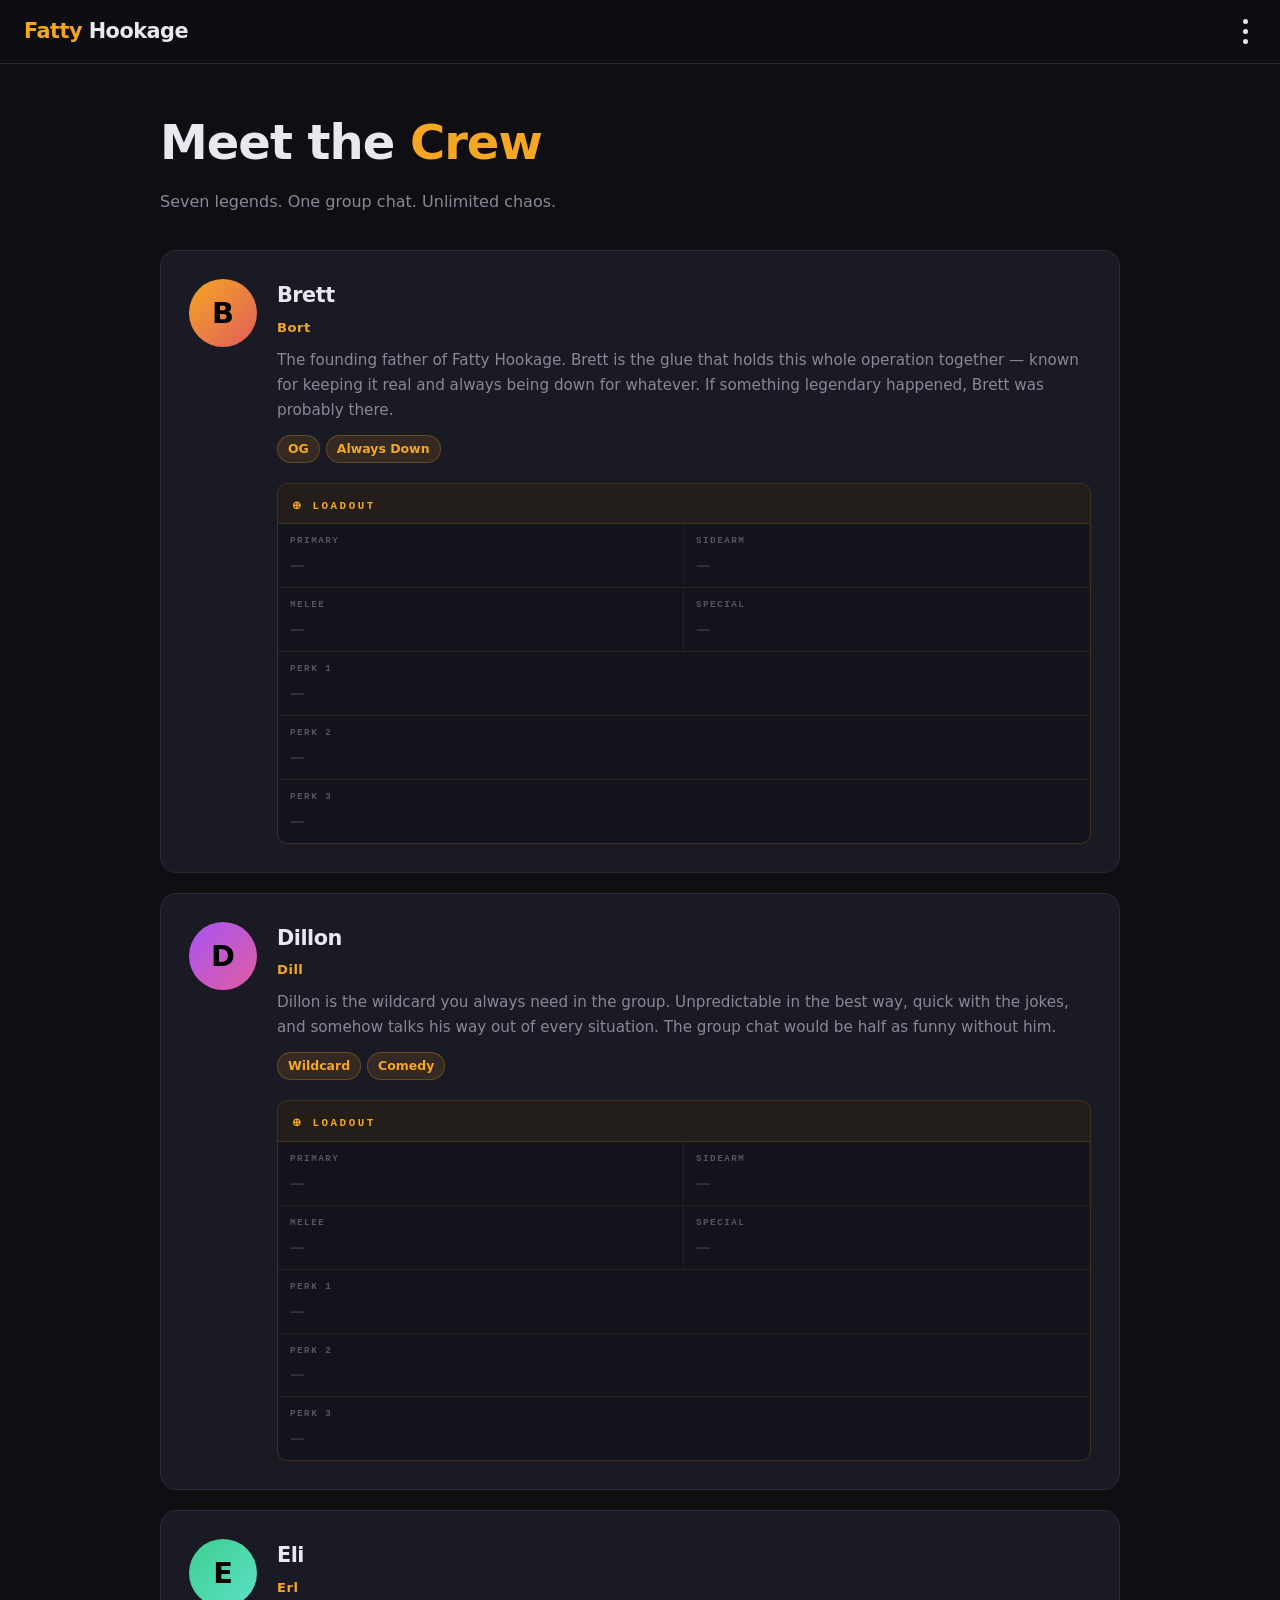
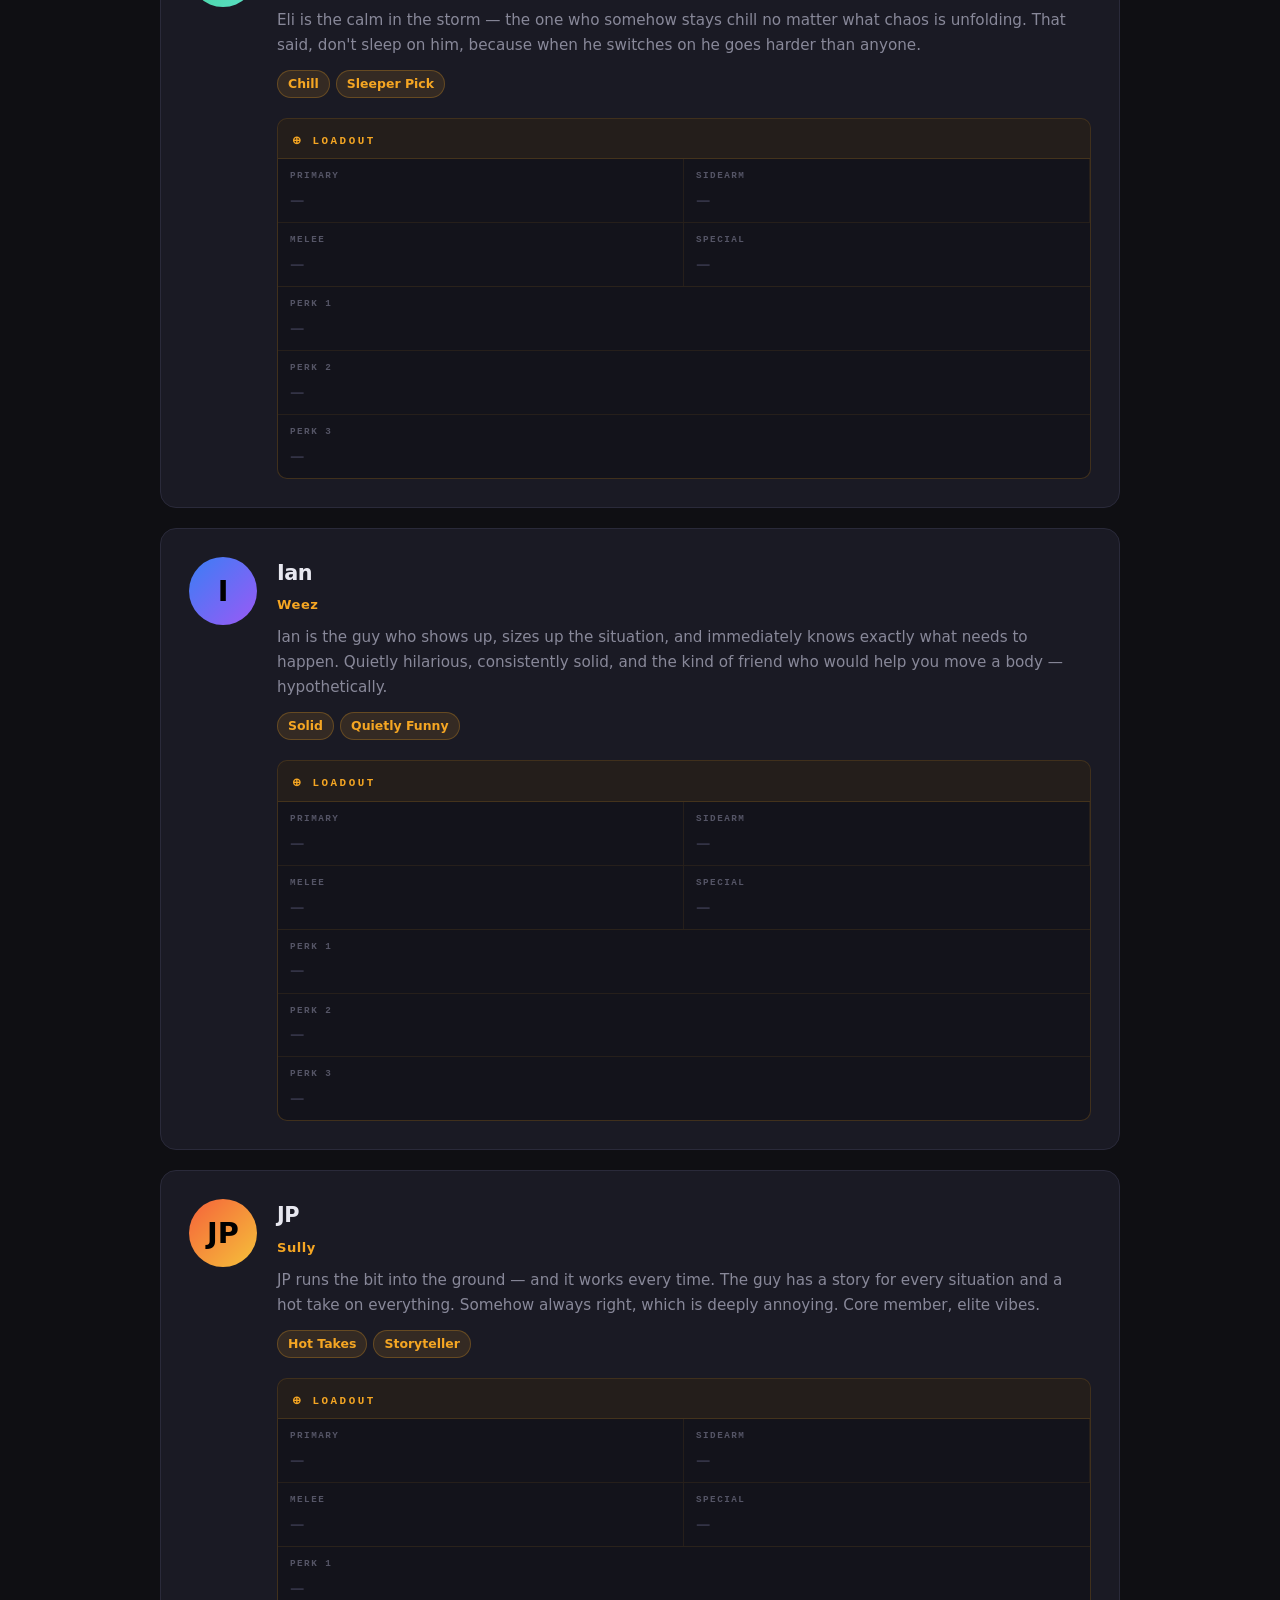
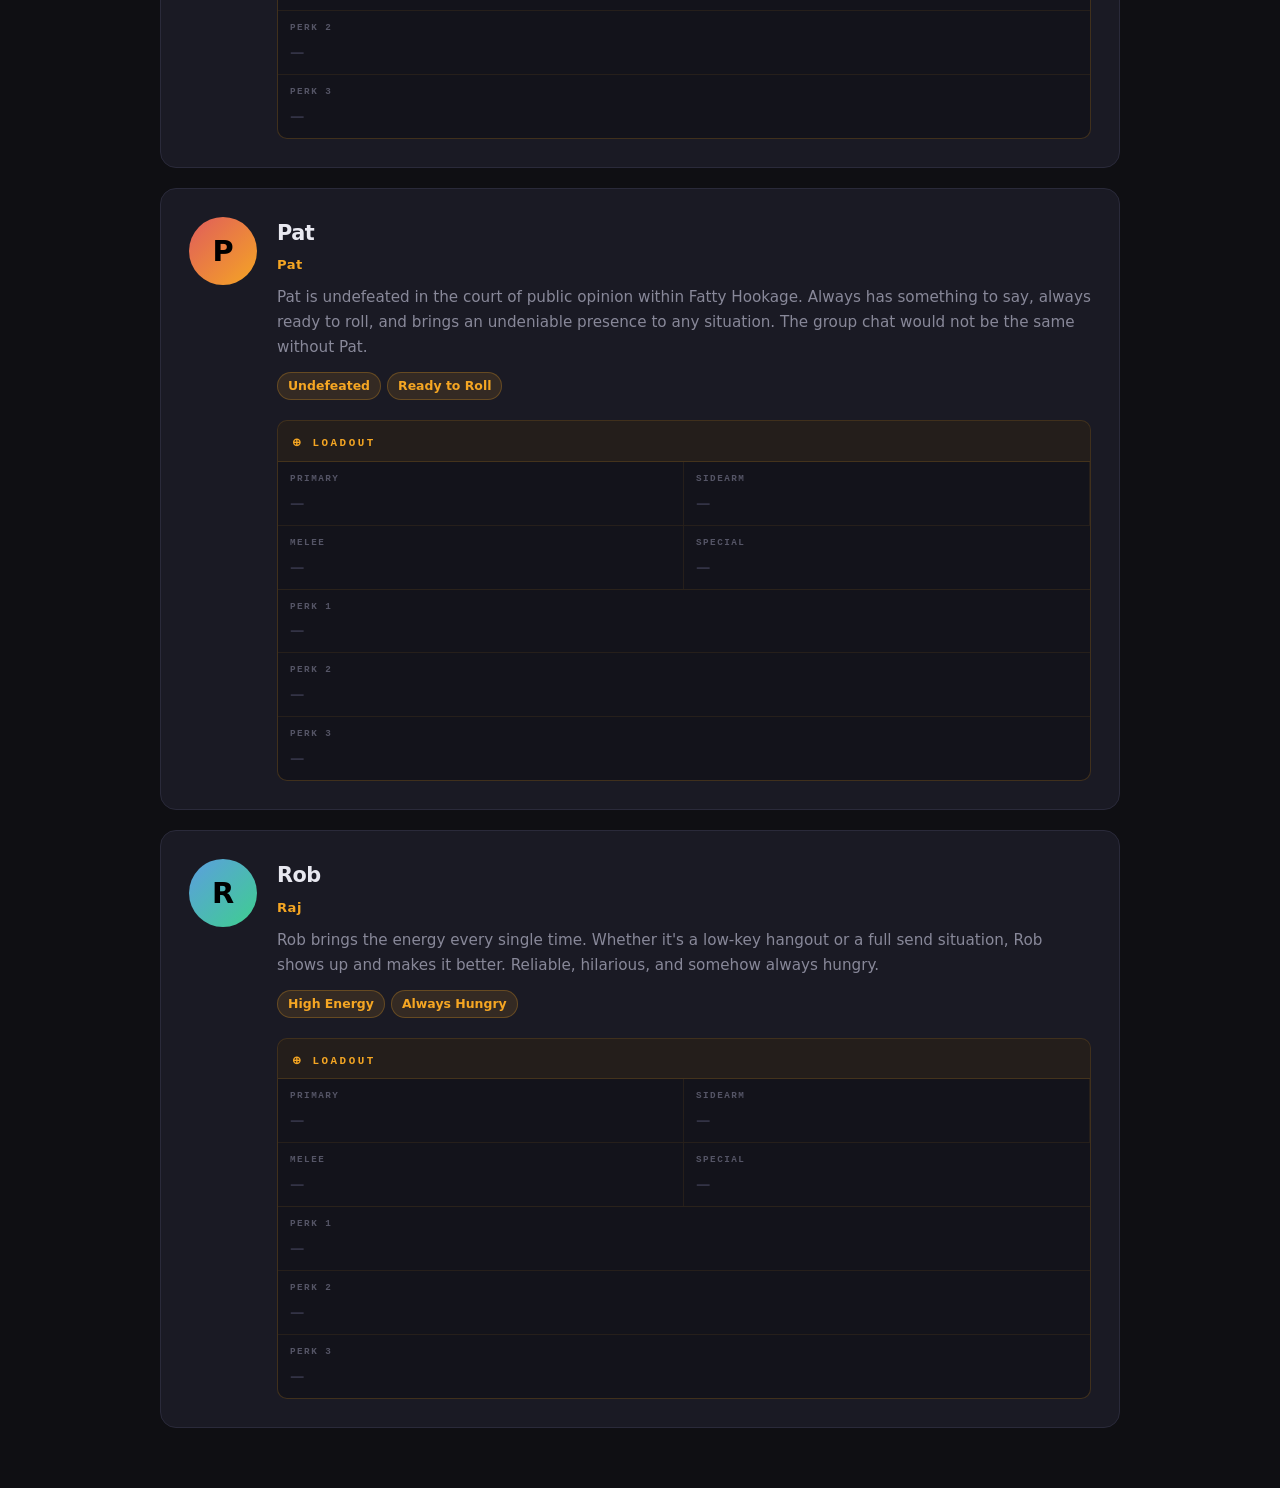
<file: bios.html>
<!DOCTYPE html>
<html lang="en">
<head>
  <meta charset="UTF-8" />
  <meta name="viewport" content="width=device-width, initial-scale=1.0" />
  <title>Bios – Fatty Hookage</title>
  <link rel="stylesheet" href="styles.css" />
</head>
<body>

  <!-- NAV -->
  <nav>
    <a class="nav-logo" href="index.html">Fatty <span>Hookage</span></a>
    <button class="menu-btn" id="menuBtn" aria-label="Open menu" aria-expanded="false">
      <span class="dot"></span>
      <span class="dot"></span>
      <span class="dot"></span>
    </button>
  </nav>

  <!-- DROPDOWN -->
  <div class="dropdown" id="dropdown">
    <a href="index.html">
      <span class="icon">🏠</span> Home
    </a>
    <a href="bios.html">
      <span class="icon">👥</span> Bios
    </a>
    <a href="photos.html">
      <span class="icon">📸</span> Photos
    </a>
  </div>

  <!-- CONTENT -->
  <div class="page">
    <div class="container">

      <div class="page-header">
        <h1>Meet the <span class="accent">Crew</span></h1>
        <p>Seven legends. One group chat. Unlimited chaos.</p>
      </div>

      <div class="bio-list">

        <!-- BRETT -->
        <div class="bio-card" id="brett">
          <div class="bio-avatar" style="background: linear-gradient(135deg, #f5a623, #e05c5c);">B</div>
          <div class="bio-info">
            <h2>Brett</h2>
            <div class="bio-nickname">Bort</div>
            <p class="bio-text">The founding father of Fatty Hookage. Brett is the glue that holds this whole operation together — known for keeping it real and always being down for whatever. If something legendary happened, Brett was probably there.</p>
            <div class="bio-tags">
              <span class="tag">OG</span>
              <span class="tag">Always Down</span>
            </div>
            <div class="loadout">
              <div class="loadout-header">
                <span class="loadout-title">⊕ Loadout</span>
              </div>
              <div class="loadout-weapons">
                <div class="loadout-slot">
                  <div class="slot-label">Primary</div>
                  <div class="slot-value empty">—</div>
                </div>
                <div class="loadout-slot">
                  <div class="slot-label">Sidearm</div>
                  <div class="slot-value empty">—</div>
                </div>
                <div class="loadout-slot">
                  <div class="slot-label">Melee</div>
                  <div class="slot-value empty">—</div>
                </div>
                <div class="loadout-slot">
                  <div class="slot-label">Special</div>
                  <div class="slot-value empty">—</div>
                </div>
              </div>
              <div class="loadout-perks">
                <div class="loadout-slot">
                  <div class="slot-label">Perk 1</div>
                  <div class="slot-value empty">—</div>
                </div>
                <div class="loadout-slot">
                  <div class="slot-label">Perk 2</div>
                  <div class="slot-value empty">—</div>
                </div>
                <div class="loadout-slot">
                  <div class="slot-label">Perk 3</div>
                  <div class="slot-value empty">—</div>
                </div>
              </div>
            </div>
          </div>
        </div>

        <!-- DILLON -->
        <div class="bio-card" id="dillon">
          <div class="bio-avatar" style="background: linear-gradient(135deg, #a855f7, #e05c9e);">D</div>
          <div class="bio-info">
            <h2>Dillon</h2>
            <div class="bio-nickname">Dill</div>
            <p class="bio-text">Dillon is the wildcard you always need in the group. Unpredictable in the best way, quick with the jokes, and somehow talks his way out of every situation. The group chat would be half as funny without him.</p>
            <div class="bio-tags">
              <span class="tag">Wildcard</span>
              <span class="tag">Comedy</span>
            </div>
            <div class="loadout">
              <div class="loadout-header">
                <span class="loadout-title">⊕ Loadout</span>
              </div>
              <div class="loadout-weapons">
                <div class="loadout-slot">
                  <div class="slot-label">Primary</div>
                  <div class="slot-value empty">—</div>
                </div>
                <div class="loadout-slot">
                  <div class="slot-label">Sidearm</div>
                  <div class="slot-value empty">—</div>
                </div>
                <div class="loadout-slot">
                  <div class="slot-label">Melee</div>
                  <div class="slot-value empty">—</div>
                </div>
                <div class="loadout-slot">
                  <div class="slot-label">Special</div>
                  <div class="slot-value empty">—</div>
                </div>
              </div>
              <div class="loadout-perks">
                <div class="loadout-slot">
                  <div class="slot-label">Perk 1</div>
                  <div class="slot-value empty">—</div>
                </div>
                <div class="loadout-slot">
                  <div class="slot-label">Perk 2</div>
                  <div class="slot-value empty">—</div>
                </div>
                <div class="loadout-slot">
                  <div class="slot-label">Perk 3</div>
                  <div class="slot-value empty">—</div>
                </div>
              </div>
            </div>
          </div>
        </div>

        <!-- ELI -->
        <div class="bio-card" id="eli">
          <div class="bio-avatar" style="background: linear-gradient(135deg, #3ecf8e, #5ce0c8);">E</div>
          <div class="bio-info">
            <h2>Eli</h2>
            <div class="bio-nickname">Erl</div>
            <p class="bio-text">Eli is the calm in the storm — the one who somehow stays chill no matter what chaos is unfolding. That said, don't sleep on him, because when he switches on he goes harder than anyone.</p>
            <div class="bio-tags">
              <span class="tag">Chill</span>
              <span class="tag">Sleeper Pick</span>
            </div>
            <div class="loadout">
              <div class="loadout-header">
                <span class="loadout-title">⊕ Loadout</span>
              </div>
              <div class="loadout-weapons">
                <div class="loadout-slot">
                  <div class="slot-label">Primary</div>
                  <div class="slot-value empty">—</div>
                </div>
                <div class="loadout-slot">
                  <div class="slot-label">Sidearm</div>
                  <div class="slot-value empty">—</div>
                </div>
                <div class="loadout-slot">
                  <div class="slot-label">Melee</div>
                  <div class="slot-value empty">—</div>
                </div>
                <div class="loadout-slot">
                  <div class="slot-label">Special</div>
                  <div class="slot-value empty">—</div>
                </div>
              </div>
              <div class="loadout-perks">
                <div class="loadout-slot">
                  <div class="slot-label">Perk 1</div>
                  <div class="slot-value empty">—</div>
                </div>
                <div class="loadout-slot">
                  <div class="slot-label">Perk 2</div>
                  <div class="slot-value empty">—</div>
                </div>
                <div class="loadout-slot">
                  <div class="slot-label">Perk 3</div>
                  <div class="slot-value empty">—</div>
                </div>
              </div>
            </div>
          </div>
        </div>

        <!-- IAN -->
        <div class="bio-card" id="ian">
          <div class="bio-avatar" style="background: linear-gradient(135deg, #3a7ef5, #9b59f5);">I</div>
          <div class="bio-info">
            <h2>Ian</h2>
            <div class="bio-nickname">Weez</div>
            <p class="bio-text">Ian is the guy who shows up, sizes up the situation, and immediately knows exactly what needs to happen. Quietly hilarious, consistently solid, and the kind of friend who would help you move a body — hypothetically.</p>
            <div class="bio-tags">
              <span class="tag">Solid</span>
              <span class="tag">Quietly Funny</span>
            </div>
            <div class="loadout">
              <div class="loadout-header">
                <span class="loadout-title">⊕ Loadout</span>
              </div>
              <div class="loadout-weapons">
                <div class="loadout-slot">
                  <div class="slot-label">Primary</div>
                  <div class="slot-value empty">—</div>
                </div>
                <div class="loadout-slot">
                  <div class="slot-label">Sidearm</div>
                  <div class="slot-value empty">—</div>
                </div>
                <div class="loadout-slot">
                  <div class="slot-label">Melee</div>
                  <div class="slot-value empty">—</div>
                </div>
                <div class="loadout-slot">
                  <div class="slot-label">Special</div>
                  <div class="slot-value empty">—</div>
                </div>
              </div>
              <div class="loadout-perks">
                <div class="loadout-slot">
                  <div class="slot-label">Perk 1</div>
                  <div class="slot-value empty">—</div>
                </div>
                <div class="loadout-slot">
                  <div class="slot-label">Perk 2</div>
                  <div class="slot-value empty">—</div>
                </div>
                <div class="loadout-slot">
                  <div class="slot-label">Perk 3</div>
                  <div class="slot-value empty">—</div>
                </div>
              </div>
            </div>
          </div>
        </div>

        <!-- JP -->
        <div class="bio-card" id="jp">
          <div class="bio-avatar" style="background: linear-gradient(135deg, #f5623a, #f5c23a);">JP</div>
          <div class="bio-info">
            <h2>JP</h2>
            <div class="bio-nickname">Sully</div>
            <p class="bio-text">JP runs the bit into the ground — and it works every time. The guy has a story for every situation and a hot take on everything. Somehow always right, which is deeply annoying. Core member, elite vibes.</p>
            <div class="bio-tags">
              <span class="tag">Hot Takes</span>
              <span class="tag">Storyteller</span>
            </div>
            <div class="loadout">
              <div class="loadout-header">
                <span class="loadout-title">⊕ Loadout</span>
              </div>
              <div class="loadout-weapons">
                <div class="loadout-slot">
                  <div class="slot-label">Primary</div>
                  <div class="slot-value empty">—</div>
                </div>
                <div class="loadout-slot">
                  <div class="slot-label">Sidearm</div>
                  <div class="slot-value empty">—</div>
                </div>
                <div class="loadout-slot">
                  <div class="slot-label">Melee</div>
                  <div class="slot-value empty">—</div>
                </div>
                <div class="loadout-slot">
                  <div class="slot-label">Special</div>
                  <div class="slot-value empty">—</div>
                </div>
              </div>
              <div class="loadout-perks">
                <div class="loadout-slot">
                  <div class="slot-label">Perk 1</div>
                  <div class="slot-value empty">—</div>
                </div>
                <div class="loadout-slot">
                  <div class="slot-label">Perk 2</div>
                  <div class="slot-value empty">—</div>
                </div>
                <div class="loadout-slot">
                  <div class="slot-label">Perk 3</div>
                  <div class="slot-value empty">—</div>
                </div>
              </div>
            </div>
          </div>
        </div>

        <!-- PAT -->
        <div class="bio-card" id="pat">
          <div class="bio-avatar" style="background: linear-gradient(135deg, #e05c5c, #f5a623);">P</div>
          <div class="bio-info">
            <h2>Pat</h2>
            <div class="bio-nickname">Pat</div>
            <p class="bio-text">Pat is undefeated in the court of public opinion within Fatty Hookage. Always has something to say, always ready to roll, and brings an undeniable presence to any situation. The group chat would not be the same without Pat.</p>
            <div class="bio-tags">
              <span class="tag">Undefeated</span>
              <span class="tag">Ready to Roll</span>
            </div>
            <div class="loadout">
              <div class="loadout-header">
                <span class="loadout-title">⊕ Loadout</span>
              </div>
              <div class="loadout-weapons">
                <div class="loadout-slot">
                  <div class="slot-label">Primary</div>
                  <div class="slot-value empty">—</div>
                </div>
                <div class="loadout-slot">
                  <div class="slot-label">Sidearm</div>
                  <div class="slot-value empty">—</div>
                </div>
                <div class="loadout-slot">
                  <div class="slot-label">Melee</div>
                  <div class="slot-value empty">—</div>
                </div>
                <div class="loadout-slot">
                  <div class="slot-label">Special</div>
                  <div class="slot-value empty">—</div>
                </div>
              </div>
              <div class="loadout-perks">
                <div class="loadout-slot">
                  <div class="slot-label">Perk 1</div>
                  <div class="slot-value empty">—</div>
                </div>
                <div class="loadout-slot">
                  <div class="slot-label">Perk 2</div>
                  <div class="slot-value empty">—</div>
                </div>
                <div class="loadout-slot">
                  <div class="slot-label">Perk 3</div>
                  <div class="slot-value empty">—</div>
                </div>
              </div>
            </div>
          </div>
        </div>

        <!-- ROB -->
        <div class="bio-card" id="rob">
          <div class="bio-avatar" style="background: linear-gradient(135deg, #5c9ee0, #3ecf8e);">R</div>
          <div class="bio-info">
            <h2>Rob</h2>
            <div class="bio-nickname">Raj</div>
            <p class="bio-text">Rob brings the energy every single time. Whether it's a low-key hangout or a full send situation, Rob shows up and makes it better. Reliable, hilarious, and somehow always hungry.</p>
            <div class="bio-tags">
              <span class="tag">High Energy</span>
              <span class="tag">Always Hungry</span>
            </div>
            <div class="loadout">
              <div class="loadout-header">
                <span class="loadout-title">⊕ Loadout</span>
              </div>
              <div class="loadout-weapons">
                <div class="loadout-slot">
                  <div class="slot-label">Primary</div>
                  <div class="slot-value empty">—</div>
                </div>
                <div class="loadout-slot">
                  <div class="slot-label">Sidearm</div>
                  <div class="slot-value empty">—</div>
                </div>
                <div class="loadout-slot">
                  <div class="slot-label">Melee</div>
                  <div class="slot-value empty">—</div>
                </div>
                <div class="loadout-slot">
                  <div class="slot-label">Special</div>
                  <div class="slot-value empty">—</div>
                </div>
              </div>
              <div class="loadout-perks">
                <div class="loadout-slot">
                  <div class="slot-label">Perk 1</div>
                  <div class="slot-value empty">—</div>
                </div>
                <div class="loadout-slot">
                  <div class="slot-label">Perk 2</div>
                  <div class="slot-value empty">—</div>
                </div>
                <div class="loadout-slot">
                  <div class="slot-label">Perk 3</div>
                  <div class="slot-value empty">—</div>
                </div>
              </div>
            </div>
          </div>
        </div>

      </div>
    </div>
  </div>

  <script src="script.js"></script>
</body>
</html>
</file>
<file: styles.css>
* {
  margin: 0;
  padding: 0;
  box-sizing: border-box;
}

:root {
  --bg: #0f0f13;
  --bg-card: #1a1a24;
  --bg-card-hover: #22222f;
  --accent: #f5a623;
  --accent2: #e05c5c;
  --text: #e8e8f0;
  --text-muted: #888899;
  --border: #2a2a3a;
  --nav-height: 64px;
}

body {
  background: var(--bg);
  color: var(--text);
  font-family: 'Segoe UI', system-ui, -apple-system, sans-serif;
  min-height: 100vh;
  line-height: 1.6;
}

/* ── NAV ── */
nav {
  position: fixed;
  top: 0;
  left: 0;
  right: 0;
  height: var(--nav-height);
  background: rgba(15, 15, 19, 0.92);
  backdrop-filter: blur(12px);
  border-bottom: 1px solid var(--border);
  display: flex;
  align-items: center;
  justify-content: space-between;
  padding: 0 24px;
  z-index: 1000;
}

.nav-logo {
  font-size: 1.3rem;
  font-weight: 800;
  letter-spacing: -0.5px;
  color: var(--accent);
  text-decoration: none;
}

.nav-logo span {
  color: var(--text);
}

/* 3-dot menu button */
.menu-btn {
  background: none;
  border: none;
  cursor: pointer;
  padding: 8px;
  border-radius: 8px;
  display: flex;
  flex-direction: column;
  gap: 5px;
  transition: background 0.2s;
  position: relative;
}

.menu-btn:hover {
  background: var(--bg-card);
}

.menu-btn .dot {
  width: 5px;
  height: 5px;
  border-radius: 50%;
  background: var(--text);
  transition: background 0.2s;
}

.menu-btn:hover .dot,
.menu-btn.open .dot {
  background: var(--accent);
}

/* Dropdown */
.dropdown {
  position: absolute;
  top: calc(var(--nav-height) + 8px);
  right: 16px;
  background: var(--bg-card);
  border: 1px solid var(--border);
  border-radius: 12px;
  padding: 8px;
  min-width: 180px;
  box-shadow: 0 8px 32px rgba(0, 0, 0, 0.5);
  opacity: 0;
  transform: translateY(-8px);
  pointer-events: none;
  transition: opacity 0.2s, transform 0.2s;
  z-index: 1001;
}

.dropdown.open {
  opacity: 1;
  transform: translateY(0);
  pointer-events: all;
}

.dropdown a {
  display: flex;
  align-items: center;
  gap: 10px;
  padding: 10px 14px;
  border-radius: 8px;
  color: var(--text);
  text-decoration: none;
  font-size: 0.95rem;
  font-weight: 500;
  transition: background 0.15s, color 0.15s;
}

.dropdown a:hover {
  background: var(--bg-card-hover);
  color: var(--accent);
}

.dropdown a.active {
  color: var(--accent);
  background: rgba(245, 166, 35, 0.1);
}

.dropdown .icon {
  font-size: 1.1rem;
  width: 22px;
  text-align: center;
}

/* ── PAGE WRAPPER ── */
.page {
  padding-top: calc(var(--nav-height) + 40px);
  padding-bottom: 60px;
  min-height: 100vh;
}

.container {
  max-width: 1000px;
  margin: 0 auto;
  padding: 0 20px;
}

/* ── HERO ── */
.hero {
  text-align: center;
  padding: 60px 20px 40px;
}

.hero-badge {
  display: inline-block;
  background: rgba(245, 166, 35, 0.15);
  color: var(--accent);
  border: 1px solid rgba(245, 166, 35, 0.3);
  padding: 4px 14px;
  border-radius: 20px;
  font-size: 0.8rem;
  font-weight: 600;
  letter-spacing: 1px;
  text-transform: uppercase;
  margin-bottom: 20px;
}

.hero h1 {
  font-size: clamp(2.4rem, 7vw, 4.5rem);
  font-weight: 900;
  letter-spacing: -2px;
  line-height: 1.05;
  margin-bottom: 16px;
}

.hero h1 .accent {
  color: var(--accent);
}

.hero p {
  font-size: 1.1rem;
  color: var(--text-muted);
  max-width: 480px;
  margin: 0 auto 32px;
}

.hero-links {
  display: flex;
  gap: 12px;
  justify-content: center;
  flex-wrap: wrap;
}

.btn {
  padding: 12px 24px;
  border-radius: 10px;
  font-size: 0.95rem;
  font-weight: 600;
  text-decoration: none;
  transition: all 0.2s;
  display: inline-flex;
  align-items: center;
  gap: 8px;
}

.btn-primary {
  background: var(--accent);
  color: #000;
}

.btn-primary:hover {
  background: #ffb83d;
  transform: translateY(-1px);
}

.btn-secondary {
  background: var(--bg-card);
  color: var(--text);
  border: 1px solid var(--border);
}

.btn-secondary:hover {
  background: var(--bg-card-hover);
  border-color: var(--accent);
  color: var(--accent);
  transform: translateY(-1px);
}

/* ── MEMBER GRID (home page) ── */
.section-title {
  font-size: 1.4rem;
  font-weight: 700;
  margin-bottom: 24px;
  letter-spacing: -0.5px;
}

.section-title span {
  color: var(--accent);
}

.members-grid {
  display: flex;
  flex-wrap: wrap;
  justify-content: center;
  gap: 14px;
  margin-bottom: 48px;
}

.member-chip {
  width: 130px;
  background: var(--bg-card);
  border: 1px solid var(--border);
  border-radius: 12px;
  padding: 20px 12px;
  text-align: center;
  text-decoration: none;
  color: var(--text);
  transition: all 0.2s;
}

.member-chip:hover {
  border-color: var(--accent);
  background: var(--bg-card-hover);
  transform: translateY(-2px);
}

.member-chip .avatar {
  width: 52px;
  height: 52px;
  border-radius: 50%;
  background: linear-gradient(135deg, var(--accent), var(--accent2));
  display: flex;
  align-items: center;
  justify-content: center;
  font-size: 1.4rem;
  font-weight: 800;
  color: #000;
  margin: 0 auto 10px;
}

.member-chip .name {
  font-size: 0.9rem;
  font-weight: 600;
}

/* ── BIOS PAGE ── */
.page-header {
  margin-bottom: 36px;
}

.page-header h1 {
  font-size: clamp(1.8rem, 5vw, 3rem);
  font-weight: 900;
  letter-spacing: -1px;
}

.page-header h1 .accent {
  color: var(--accent);
}

.page-header p {
  color: var(--text-muted);
  margin-top: 8px;
}

.bio-list {
  display: flex;
  flex-direction: column;
  gap: 20px;
}

.bio-card {
  background: var(--bg-card);
  border: 1px solid var(--border);
  border-radius: 16px;
  padding: 28px;
  display: grid;
  grid-template-columns: auto 1fr;
  gap: 20px;
  align-items: start;
  transition: border-color 0.2s;
  overflow: hidden;
}

.bio-card:hover {
  border-color: rgba(245, 166, 35, 0.4);
}

.bio-avatar {
  width: 68px;
  height: 68px;
  border-radius: 50%;
  display: flex;
  align-items: center;
  justify-content: center;
  font-size: 1.8rem;
  font-weight: 900;
  color: #000;
  flex-shrink: 0;
}

.bio-info h2 {
  font-size: 1.3rem;
  font-weight: 700;
  letter-spacing: -0.5px;
  margin-bottom: 4px;
}

.bio-nickname {
  font-size: 0.82rem;
  color: var(--accent);
  font-weight: 600;
  letter-spacing: 0.5px;
  margin-bottom: 10px;
}

.bio-info {
  min-width: 0;
}

.bio-text {
  color: var(--text-muted);
  font-size: 0.95rem;
  line-height: 1.65;
  overflow-wrap: break-word;
}

.bio-tags {
  display: flex;
  flex-wrap: wrap;
  gap: 6px;
  margin-top: 12px;
}

.tag {
  background: rgba(245, 166, 35, 0.12);
  color: var(--accent);
  border: 1px solid rgba(245, 166, 35, 0.25);
  padding: 3px 10px;
  border-radius: 20px;
  font-size: 0.78rem;
  font-weight: 600;
}

/* ── LOADOUT ── */
.loadout {
  margin-top: 20px;
  border: 1px solid rgba(245, 166, 35, 0.2);
  border-radius: 10px;
  overflow: hidden;
  background: rgba(0, 0, 0, 0.25);
}

.loadout-header {
  background: rgba(245, 166, 35, 0.07);
  border-bottom: 1px solid rgba(245, 166, 35, 0.15);
  padding: 7px 14px;
}

.loadout-title {
  font-size: 0.68rem;
  font-weight: 800;
  letter-spacing: 2.5px;
  color: var(--accent);
  text-transform: uppercase;
  font-family: 'Courier New', monospace;
}

.loadout-weapons {
  display: grid;
  grid-template-columns: repeat(2, 1fr);
  border-bottom: 1px solid rgba(245, 166, 35, 0.1);
}

.loadout-weapons .loadout-slot:nth-child(3),
.loadout-weapons .loadout-slot:nth-child(4) {
  border-top: 1px solid rgba(245, 166, 35, 0.08);
}

.loadout-perks {
  display: grid;
  grid-template-columns: 1fr;
}

.loadout-perks .loadout-slot {
  border-right: none;
  border-bottom: 1px solid rgba(245, 166, 35, 0.08);
}

.loadout-perks .loadout-slot:last-child {
  border-bottom: none;
}

.loadout-slot {
  padding: 10px 12px;
  border-right: 1px solid rgba(245, 166, 35, 0.08);
}

.loadout-slot:last-child {
  border-right: none;
}

.slot-label {
  font-size: 0.58rem;
  font-weight: 700;
  letter-spacing: 1.5px;
  color: #556;
  text-transform: uppercase;
  font-family: 'Courier New', monospace;
  margin-bottom: 5px;
}

.slot-value {
  font-size: 0.85rem;
  font-weight: 600;
  color: var(--text);
}

.slot-value.empty {
  color: #333345;
  font-size: 0.9rem;
}

/* ── PHOTOS PAGE ── */
.photos-grid {
  display: grid;
  grid-template-columns: repeat(auto-fill, minmax(260px, 1fr));
  gap: 16px;
}

.photo-card {
  background: var(--bg-card);
  border: 1px solid var(--border);
  border-radius: 14px;
  overflow: hidden;
  transition: transform 0.2s, border-color 0.2s;
}

.photo-card:hover {
  transform: translateY(-3px);
  border-color: rgba(245, 166, 35, 0.4);
}

.photo-placeholder {
  aspect-ratio: 4/3;
  background: linear-gradient(135deg, var(--bg-card-hover) 0%, #1e1e2e 100%);
  display: flex;
  flex-direction: column;
  align-items: center;
  justify-content: center;
  gap: 10px;
  color: var(--text-muted);
  font-size: 2.5rem;
  cursor: pointer;
  position: relative;
  overflow: hidden;
}

.photo-placeholder input[type="file"] {
  position: absolute;
  inset: 0;
  opacity: 0;
  cursor: pointer;
  width: 100%;
  height: 100%;
}

.photo-placeholder img {
  width: 100%;
  height: 100%;
  object-fit: cover;
  position: absolute;
  inset: 0;
}

.photo-placeholder .upload-hint {
  font-size: 0.82rem;
  text-align: center;
  pointer-events: none;
  padding: 0 16px;
}

.photo-caption {
  padding: 10px 14px;
  font-size: 0.85rem;
  color: var(--text-muted);
}

.upload-area {
  border: 2px dashed var(--border);
  border-radius: 14px;
  padding: 40px;
  text-align: center;
  color: var(--text-muted);
  margin-bottom: 28px;
  transition: border-color 0.2s, background 0.2s;
  cursor: pointer;
  position: relative;
}

.upload-area:hover, .upload-area.drag-over {
  border-color: var(--accent);
  background: rgba(245, 166, 35, 0.05);
  color: var(--text);
}

.upload-area input[type="file"] {
  position: absolute;
  inset: 0;
  opacity: 0;
  cursor: pointer;
  width: 100%;
  height: 100%;
}

.upload-area .upload-icon {
  font-size: 2.5rem;
  margin-bottom: 10px;
}

.upload-area p {
  font-size: 0.95rem;
}

.upload-area small {
  font-size: 0.82rem;
  opacity: 0.7;
}

/* ── RESPONSIVE ── */
@media (max-width: 600px) {
  .bio-card {
    grid-template-columns: 1fr;
  }

  .bio-avatar {
    width: 56px;
    height: 56px;
    font-size: 1.4rem;
  }

  .photos-grid {
    grid-template-columns: repeat(auto-fill, minmax(160px, 1fr));
  }
}
</file>
